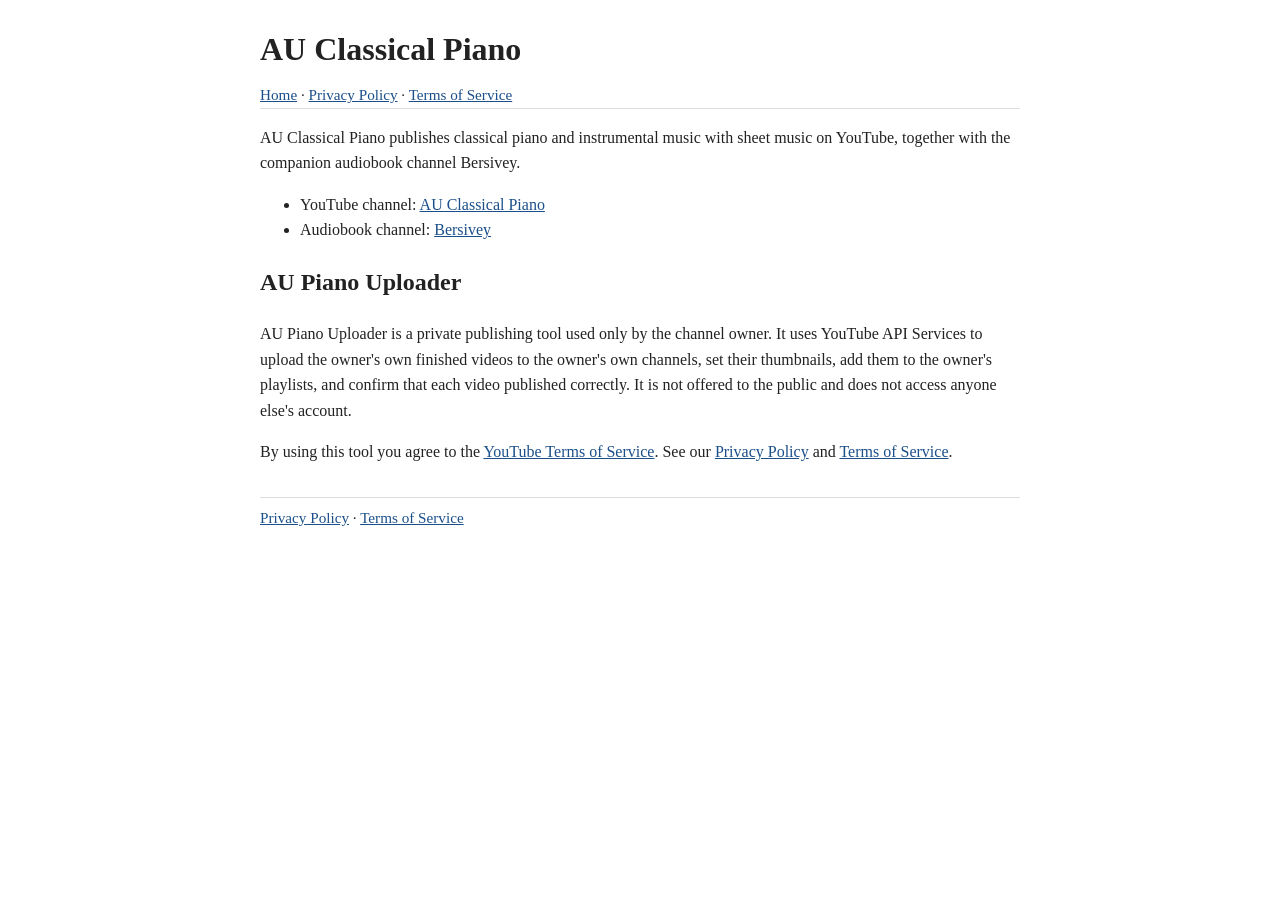
<file: index.html>
<!doctype html>
<html lang="en">
<head>
<meta charset="utf-8">
<meta name="viewport" content="width=device-width, initial-scale=1">
<title>AU Classical Piano</title>
<link rel="stylesheet" href="style.css">
</head>
<body>
<header><h1>AU Classical Piano</h1><nav><a href="index.html">Home</a> · <a href="privacy.html">Privacy Policy</a> · <a href="terms.html">Terms of Service</a></nav></header>
<main>
<p>AU Classical Piano publishes classical piano and instrumental music with sheet music on YouTube, together with the companion audiobook channel Bersivey.</p>
<ul>
<li>YouTube channel: <a href="https://www.youtube.com/channel/UCngswjJ6teDdZIjTgoY0wRw">AU Classical Piano</a></li>
<li>Audiobook channel: <a href="https://www.youtube.com/channel/UCYWWYgVo34O9ELR39nkHZPA">Bersivey</a></li>
</ul>
<h2>AU Piano Uploader</h2>
<p>AU Piano Uploader is a private publishing tool used only by the channel owner. It uses YouTube API Services to upload the owner's own finished videos to the owner's own channels, set their thumbnails, add them to the owner's playlists, and confirm that each video published correctly. It is not offered to the public and does not access anyone else's account.</p>
<p>By using this tool you agree to the <a href="https://www.youtube.com/t/terms">YouTube Terms of Service</a>. See our <a href="privacy.html">Privacy Policy</a> and <a href="terms.html">Terms of Service</a>.</p>
</main>
<footer><a href="privacy.html">Privacy Policy</a> · <a href="terms.html">Terms of Service</a></footer>
</body>
</html>
</file>
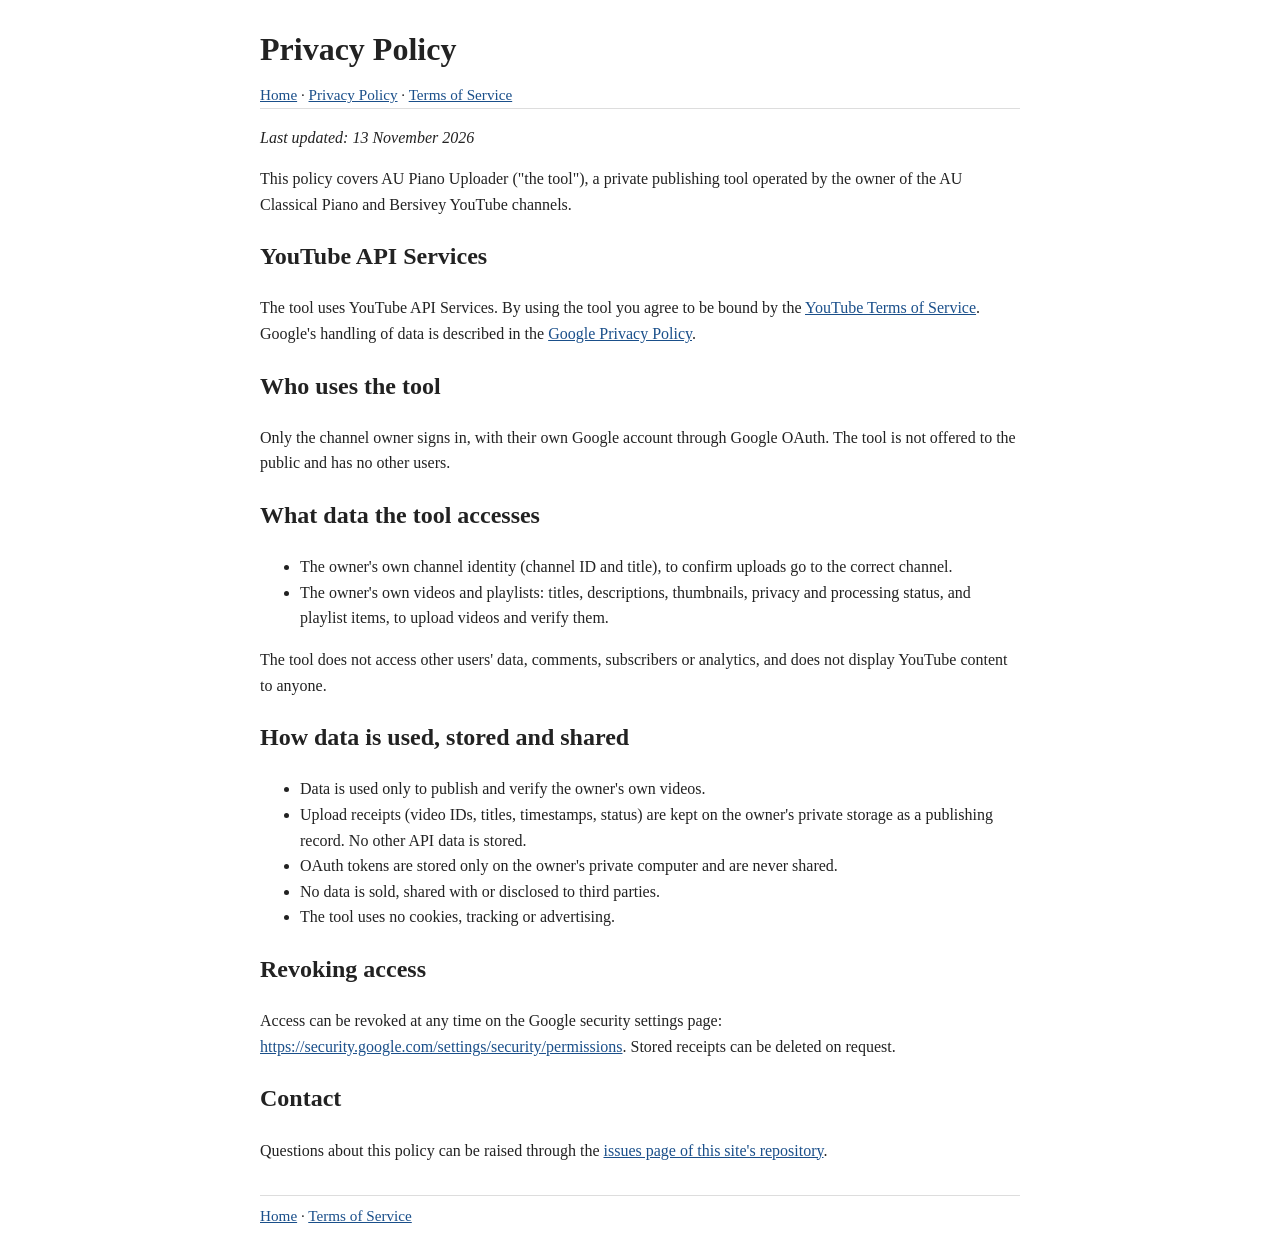
<file: privacy.html>
<!doctype html>
<html lang="en">
<head>
<meta charset="utf-8">
<meta name="viewport" content="width=device-width, initial-scale=1">
<title>Privacy Policy</title>
<link rel="stylesheet" href="style.css">
</head>
<body>
<header><h1>Privacy Policy</h1><nav><a href="index.html">Home</a> · <a href="privacy.html">Privacy Policy</a> · <a href="terms.html">Terms of Service</a></nav></header>
<main>
<p><em>Last updated: 13 November 2026</em></p>
<p>This policy covers AU Piano Uploader ("the tool"), a private publishing tool operated by the owner of the AU Classical Piano and Bersivey YouTube channels.</p>
<h2>YouTube API Services</h2>
<p>The tool uses YouTube API Services. By using the tool you agree to be bound by the <a href="https://www.youtube.com/t/terms">YouTube Terms of Service</a>. Google's handling of data is described in the <a href="https://policies.google.com/privacy">Google Privacy Policy</a>.</p>
<h2>Who uses the tool</h2>
<p>Only the channel owner signs in, with their own Google account through Google OAuth. The tool is not offered to the public and has no other users.</p>
<h2>What data the tool accesses</h2>
<ul>
<li>The owner's own channel identity (channel ID and title), to confirm uploads go to the correct channel.</li>
<li>The owner's own videos and playlists: titles, descriptions, thumbnails, privacy and processing status, and playlist items, to upload videos and verify them.</li>
</ul>
<p>The tool does not access other users' data, comments, subscribers or analytics, and does not display YouTube content to anyone.</p>
<h2>How data is used, stored and shared</h2>
<ul>
<li>Data is used only to publish and verify the owner's own videos.</li>
<li>Upload receipts (video IDs, titles, timestamps, status) are kept on the owner's private storage as a publishing record. No other API data is stored.</li>
<li>OAuth tokens are stored only on the owner's private computer and are never shared.</li>
<li>No data is sold, shared with or disclosed to third parties.</li>
<li>The tool uses no cookies, tracking or advertising.</li>
</ul>
<h2>Revoking access</h2>
<p>Access can be revoked at any time on the Google security settings page: <a href="https://security.google.com/settings/security/permissions">https://security.google.com/settings/security/permissions</a>. Stored receipts can be deleted on request.</p>
<h2>Contact</h2>
<p>Questions about this policy can be raised through the <a href="https://github.com/shahin-adam/au-classical-piano/issues">issues page of this site's repository</a>.</p>
</main>
<footer><a href="index.html">Home</a> · <a href="terms.html">Terms of Service</a></footer>
</body>
</html>
</file>
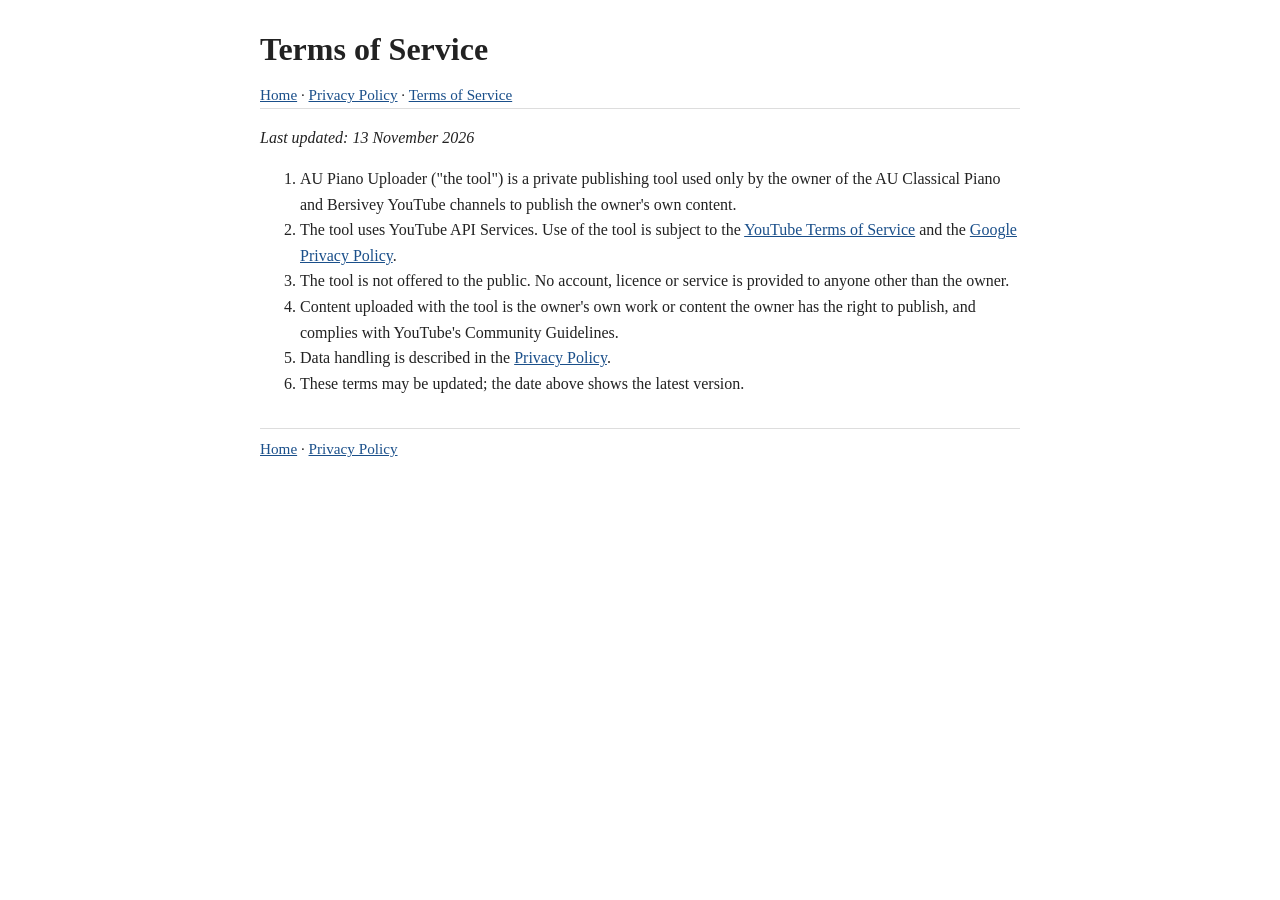
<file: terms.html>
<!doctype html>
<html lang="en">
<head>
<meta charset="utf-8">
<meta name="viewport" content="width=device-width, initial-scale=1">
<title>Terms of Service</title>
<link rel="stylesheet" href="style.css">
</head>
<body>
<header><h1>Terms of Service</h1><nav><a href="index.html">Home</a> · <a href="privacy.html">Privacy Policy</a> · <a href="terms.html">Terms of Service</a></nav></header>
<main>
<p><em>Last updated: 13 November 2026</em></p>
<ol>
<li>AU Piano Uploader ("the tool") is a private publishing tool used only by the owner of the AU Classical Piano and Bersivey YouTube channels to publish the owner's own content.</li>
<li>The tool uses YouTube API Services. Use of the tool is subject to the <a href="https://www.youtube.com/t/terms">YouTube Terms of Service</a> and the <a href="https://policies.google.com/privacy">Google Privacy Policy</a>.</li>
<li>The tool is not offered to the public. No account, licence or service is provided to anyone other than the owner.</li>
<li>Content uploaded with the tool is the owner's own work or content the owner has the right to publish, and complies with YouTube's Community Guidelines.</li>
<li>Data handling is described in the <a href="privacy.html">Privacy Policy</a>.</li>
<li>These terms may be updated; the date above shows the latest version.</li>
</ol>
</main>
<footer><a href="index.html">Home</a> · <a href="privacy.html">Privacy Policy</a></footer>
</body>
</html>
</file>
<file: style.css>
body{font-family:Georgia,serif;max-width:760px;margin:0 auto;padding:16px;color:#222;background:#fff;line-height:1.6}
header{border-bottom:1px solid #ddd;margin-bottom:16px}
h1{margin:8px 0}
nav,footer{font-size:.95em}
footer{border-top:1px solid #ddd;margin-top:32px;padding-top:8px}
a{color:#1a4f8a}
</file>
